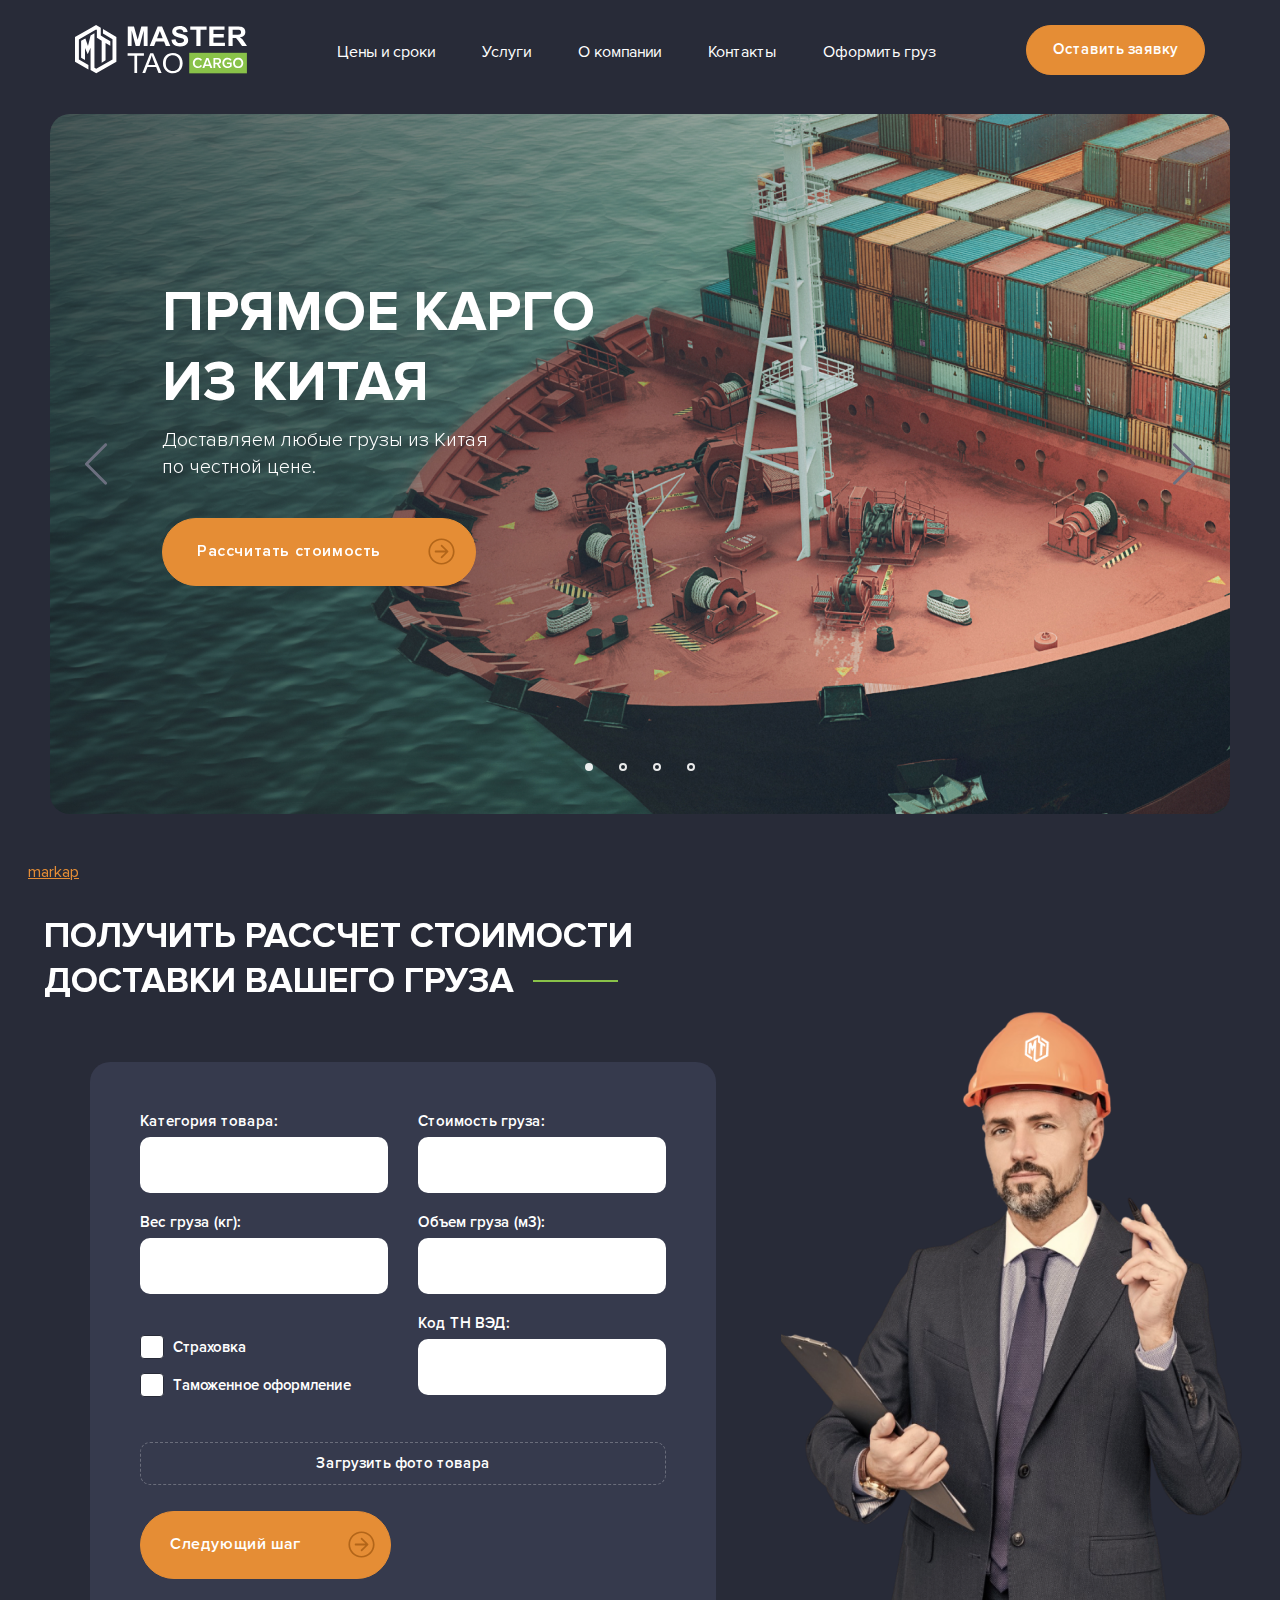
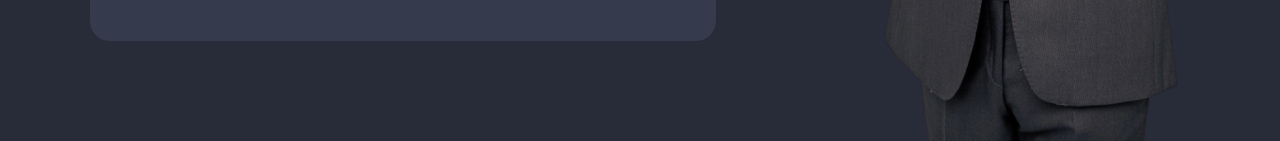
<file: index.html>
<!DOCTYPE html>
<html lang="ru">

<head>
    <meta charset="UTF-8">
    <meta name="theme-color" content="#363A4D">
    <meta name="viewport" content="width=device-width,initial-scale=1,user-scalable=no" />
    <title>MasterTao</title>
    <link rel="stylesheet" type="text/css" href="assets/css/bootstrap.min.css" />
    <link rel="stylesheet" type="text/css" href="assets/css/slick.css" />
    <link rel="stylesheet" type="text/css" href="assets/css/jquery.fancybox.min.css" />
    <link rel="stylesheet" type="text/css" href="style.css" />

</head>

<body>
    <a href="markap.html" class="delete" style="position: fixed;bottom: 16px;left: 28px;">markap</a>
    <header>
        <nav class="container navbar navbar-expand-lg">
            <a class="navbar-brand" href="index.html">
            <img src="assets/img/logo.svg" alt="logo">
          </a>
            <button class="navbar-toggler" type="button" data-bs-toggle="collapse" data-bs-target="#navbarSupportedContent" aria-controls="navbarSupportedContent" aria-expanded="false" aria-label="Toggle navigation">
                <span class="navbar-toggler-icon"></span>
            </button>
            <div class="collapse navbar-collapse" id="navbarSupportedContent">
                <ul class="navbar-nav">
                    <li class="nav-item">
                        <a class="nav-link" href="#">Цены и сроки</a>
                    </li>
                    <li class="nav-item">
                        <a class="nav-link" href="#">Услуги</a>
                    </li>
                    <li class="nav-item">
                        <a class="nav-link" href="#">О компании</a>
                    </li>
                    <li class="nav-item">
                        <a class="nav-link" href="#">Контакты</a>
                    </li>
                    <li class="nav-item">
                        <a class="nav-link" href="#">Оформить груз</a>
                    </li>
                </ul>
                <button type="button" class="btn btn-primary">Оставить заявку</button>
            </div>
        </nav>
    </header>


    <main class="wrapper home">
        <section class="first-screen">
            <div class="first-screen-slider">
                <div class="container-xxl" style="background-image: url(assets/img/first-screen-1.png);">
                    <div class="container">
                        <div class="first-screen-slider__title">Прямое КАРГО из Китая</div>
                        <div class="first-screen-slider__subtitle">Доставляем любые грузы из Китая по честной цене.</div>
                        <button type="button" class="btn btn-primary btn-lg">Рассчитать стоимость<img src="assets/img/arrow-circle-left.svg" class="icon" alt="icon"></button>
                    </div>
                </div>
                <div class="container-xxl" style="background-image: url(assets/img/first-screen-2.png);">
                    <div class="container">
                        <div class="first-screen-slider__title">Выкуп товара с ТаоБао, 1688</div>
                        <div class="first-screen-slider__subtitle">Выкуп и доставка товаров с китайских торговых площадок.</div>
                        <button type="button" class="btn btn-primary btn-lg">Рассчитать стоимость<img src="assets/img/arrow-circle-left.svg" class="icon" alt="icon"></button>
                    </div>
                </div>
                <div class="container-xxl" style="background-image: url(assets/img/first-screen-3.png);">
                    <div class="container">
                        <div class="first-screen-slider__title">Экспресс авто доставка</div>
                        <div class="first-screen-slider__subtitle">Доставка автотранспортом из Китая в Украину от 15 дней, от $0,5/кг.</div>
                        <button type="button" class="btn btn-primary btn-lg">Рассчитать стоимость<img src="assets/img/arrow-circle-left.svg" class="icon" alt="icon"></button>
                    </div>
                </div>
                <div class="container-xxl" style="background-image: url(assets/img/first-screen-4.png);">
                    <div class="container">
                        <div class="first-screen-slider__title">Прямое КАРГО из Китая</div>
                        <div class="first-screen-slider__subtitle">Доставляем любые грузы из Китая по честной цене</div>
                        <button type="button" class="btn btn-primary btn-lg">Рассчитать стоимость<img src="assets/img/arrow-circle-left.svg" class="icon" alt="icon"></button>
                    </div>
                </div>
            </div>
            <div class="first-screen-slider__arrows"></div>
        </section>
        <section class="calculation">
            <div class="container">
                <div class="template-title col-lg-7 text-left">
                    <h2>Получить рассчет стоимости доставки вашего груза</h2>
                </div>
                <form class="calculation-form">
                    <div class="input-row">
                        <div class="input-column">
                            <div class="input-box">
                                <label for="fname">Категория товара:</label>
                                <input type="text" id="fname" name="fname">
                            </div>
                            <div class="input-box">
                                <label for="weight">Вес груза (кг):</label>
                                <input type="number" id="weight" name="weight" min="1" max="5">
                            </div>
                        </div>
                        <div class="input-column">
                            <div class="input-box">
                                <label for="price">Стоимость груза:</label>
                                <input type="number" id="price" name="price" min="1" max="5">
                            </div>
                            <div class="input-box">
                                <label for="volume">Объем груза (м3):</label>
                                <input type="number" id="volume" name="volume" min="1" max="5">
                            </div>
                        </div>
                    </div>
                    <div class="input-row">
                        <div class="input-column">
                            <div class="input-box">
                                <input type="checkbox" id="insurance" name="insurance" value="insurance">
                                <label for="insurance">Страховка</label>
                            </div>
                            <div class="input-box">
                                <input type="checkbox" id="customs-clearance" name="customs-clearance" value="customs-clearance">
                                <label for="customs-clearance">Таможенное оформление</label>
                            </div>
                        </div>
                        <div class="input-column">
                            <div class="input-box">
                                <label for="invoice">Код ТН ВЭД:</label>
                                <input type="number" id="invoice" name="invoice" min="1" max="5">
                            </div>
                        </div>
                    </div>
                    <div class="input-row">
                        <div class="input-column">
                            <div class="input-box">
                                <div id="file-name"></div>
                                <label for="myfile">Загрузить фото товара</label>
                                <input type="file" id="myfile" name="myfile">
                            </div>
                        </div>
                    </div>
                    <div class="input-row">
                        <div class="input-column">
                            <div class="input-box">
                                <button type="button" class="btn btn-primary btn-lg">Следующий шаг<img src="assets/img/arrow-circle-left.svg" class="icon" alt="icon"></button>
                            </div>
                        </div>
                    </div>
                </form>
                <div class="calculation__img-box">
                    <img class="calculation__img" src="assets/img/calculation-decoration.png" alt="decoration">
                </div>
            </div>
        </section>

        <!-- <section>
    <div class="container">
        <div class="template-title">
            <h2>Почему стоит выбрать именно нас?</h2>
        </div>
    </div>
</section>

<section>
    <div class="container">
        <div class="template-title text-left">
            <h2>Готовы к сотрудничеству?</h2>
            <h3>Зарегистрируйте груз!</h3>
        </div>
    </div>
</section>

<section>
    <div class="container">
        <div class="template-title text-left">
            <h2>О компании</h2>
        </div>
    </div>
</section> -->


        <div class="container">
            <div class="row">
                <!-- <div class="col-md-4">
                <a data-fancybox="gallery-1" href="assets/img/orange-flowers.jpg">
                    <img src="assets/img/orange-flowers-sm.jpg" class="img-fluid"/>
                </a>
            </div>
            <div class="col-md-4">
                <a data-fancybox="gallery-2" href="assets/img/pink_flowers.jpg">
                    <img src="assets/img/pink_flowers.jpg" class="img-fluid"/>
                  </a>
            </div>
            <div class="col-md-4">
                <a data-fancybox="gallery-2" href="assets/img/white_flower.jpg">
                    <img src="assets/img/white_flower.jpg" class="img-fluid"/>
                </a>
            </div> -->
            </div>
        </div>
    </main>
    <!-- <footer>
	Footer
</footer> -->
    <script src="assets/js/jquery-3.7.0.min.js"></script>
    <script src="assets/js/slick.min.js"></script>
    <script src="assets/js/jquery.fancybox.min.js"></script>
    <script src="assets/js/bootstrap.bundle.min.js"></script>
    <script src="assets/js/custom.js"></script>
</body>

</html>
</file>
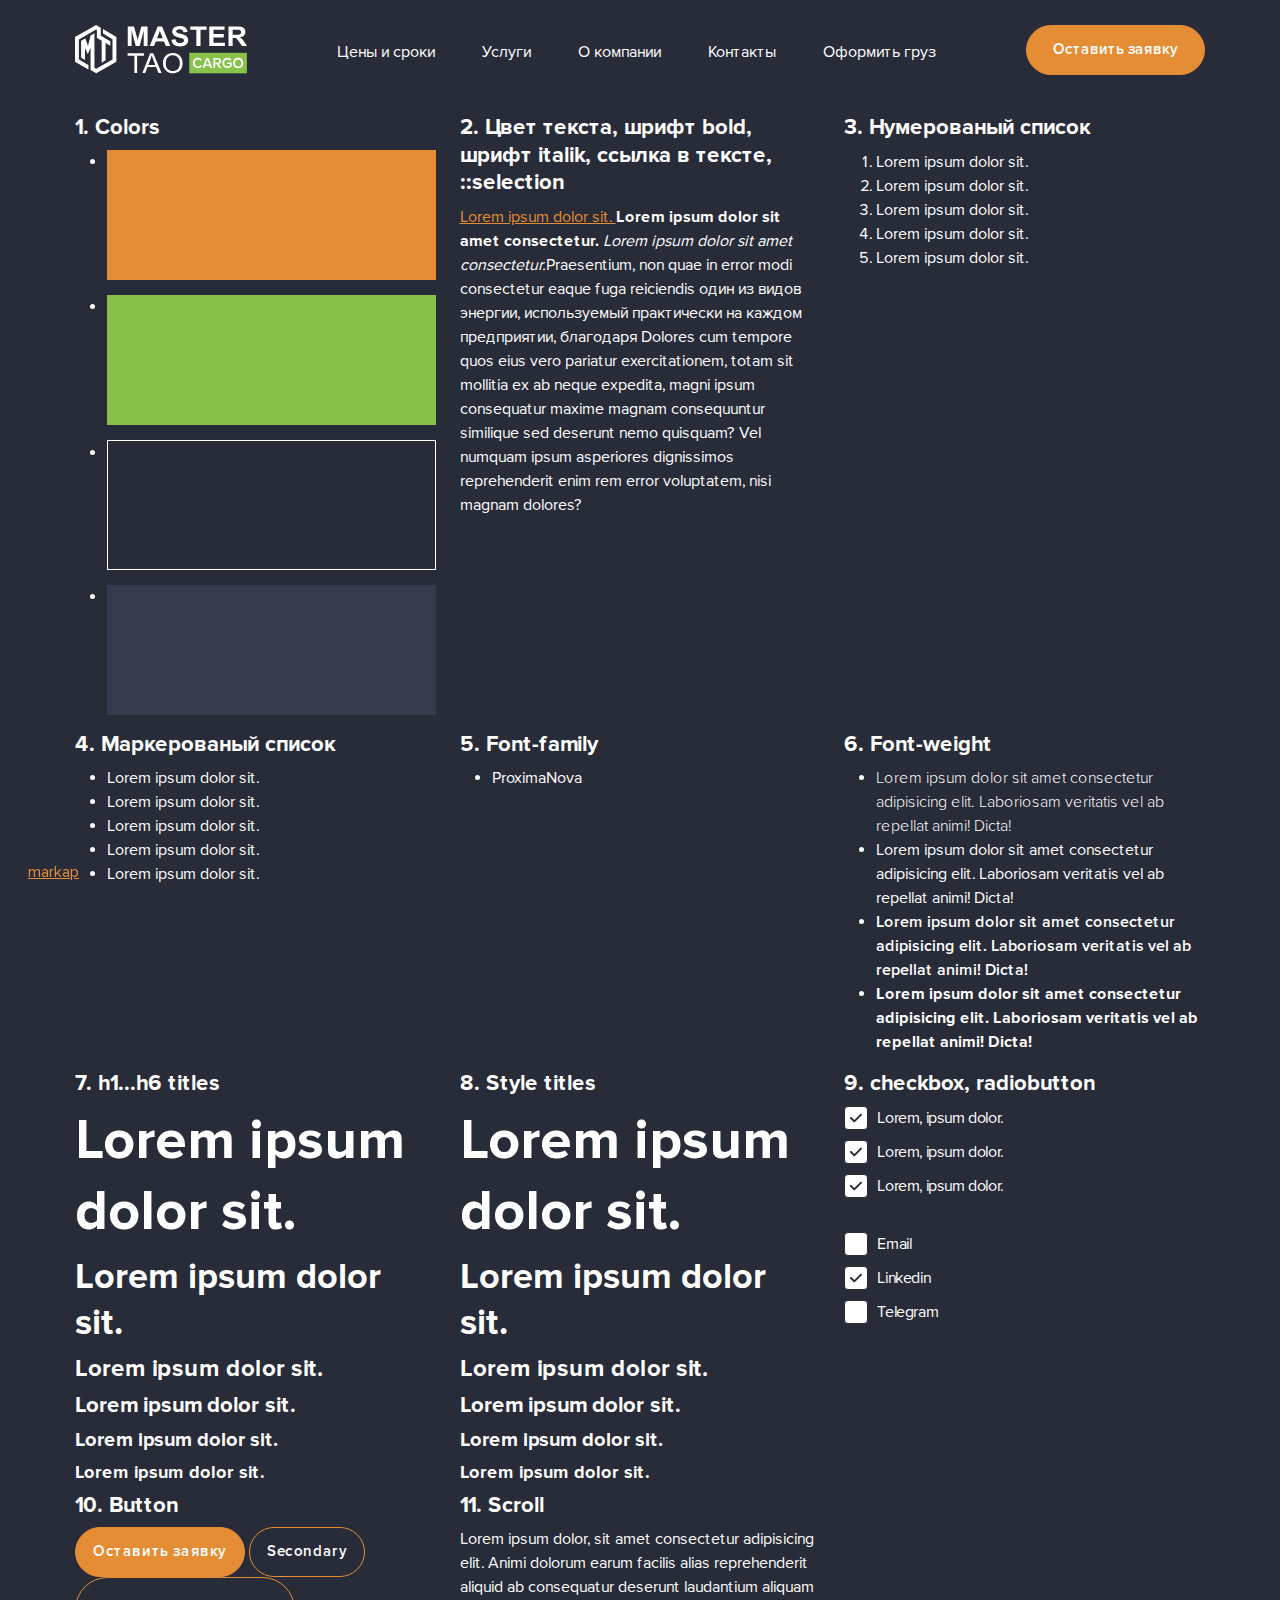
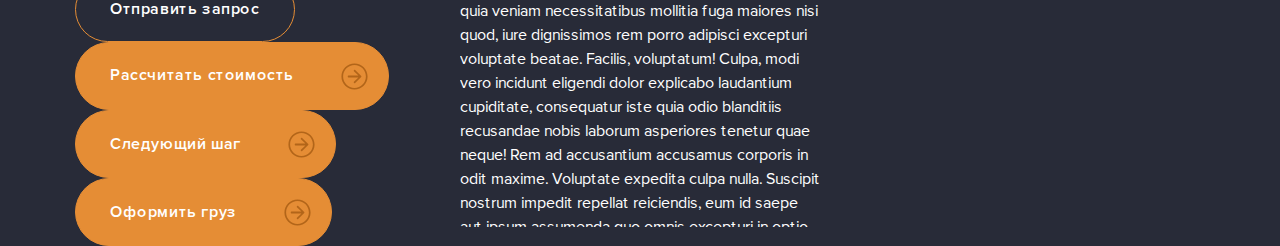
<file: markap.html>
<!DOCTYPE html>
<html lang="ru">

<head>
    <meta charset="UTF-8">
    <meta name="theme-color" content="#363A4D">
    <meta name="viewport" content="width=device-width,initial-scale=1,user-scalable=no" />
    <title>MasterTao</title>
    <link rel="stylesheet" type="text/css" href="assets/css/bootstrap.min.css" />
    <link rel="stylesheet" type="text/css" href="assets/css/slick.css" />
    <link rel="stylesheet" type="text/css" href="assets/css/jquery.fancybox.min.css" />
    <link rel="stylesheet" type="text/css" href="style.css" />

</head>

<body>
    <a href="markap.html" class="delete" style="position: fixed;bottom: 16px;left: 28px;">markap</a>
    <header>
        <nav class="container navbar navbar-expand-lg">
            <a class="navbar-brand" href="index.html">
            <img src="assets/img/logo.svg" alt="logo">
          </a>
            <button class="navbar-toggler" type="button" data-bs-toggle="collapse" data-bs-target="#navbarSupportedContent" aria-controls="navbarSupportedContent" aria-expanded="false" aria-label="Toggle navigation">
                <span class="navbar-toggler-icon"></span>
            </button>
            <div class="collapse navbar-collapse" id="navbarSupportedContent">
                <ul class="navbar-nav">
                    <li class="nav-item">
                        <a class="nav-link" href="#">Цены и сроки</a>
                    </li>
                    <li class="nav-item">
                        <a class="nav-link" href="#">Услуги</a>
                    </li>
                    <li class="nav-item">
                        <a class="nav-link" href="#">О компании</a>
                    </li>
                    <li class="nav-item">
                        <a class="nav-link" href="#">Контакты</a>
                    </li>
                    <li class="nav-item">
                        <a class="nav-link" href="#">Оформить груз</a>
                    </li>
                </ul>
                <button type="button" class="btn btn-primary">Оставить заявку</button>
            </div>
        </nav>
    </header>


    <main class="wrapper">
        <div class="container">
            <div class="row">
                <div class="col-md-4">
                    <div class="markap__colors-box">
                        <h4 class="markap-title">1. Colors</h4>
                        <ul>
                            <li class="color-item color-item-1"></li>
                            <li class="color-item color-item-2"></li>
                            <li class="color-item color-item-3"></li>
                            <li class="color-item color-item-4"></li>
                        </ul>
                    </div>
                </div>
                <div class="col-md-4">
                    <div class="markap__text-box">
                        <h4 class="markap-title">2. Цвет текста, шрифт bold, шрифт italik, ссылка в тексте, ::selection</h4>
                        <p><a href="#">Lorem ipsum dolor sit. </a><b>Lorem ipsum dolor sit amet consectetur. </b><i>Lorem ipsum dolor sit amet consectetur.</i>Praesentium, non quae in error modi consectetur eaque fuga reiciendis один из видов энергии, используемый практически на каждом предприятии, благодаря Dolores cum tempore quos eius vero pariatur exercitationem, totam sit mollitia ex ab neque expedita, magni ipsum consequatur maxime magnam consequuntur similique sed deserunt nemo quisquam? Vel numquam ipsum asperiores dignissimos reprehenderit enim rem error voluptatem, nisi magnam dolores?</p>
                    </div>
                </div>
                <div class="col-md-4">
                    <div class="markap__ol">
                        <h4 class="markap-title">3. Нумерованый список</h4>
                        <ol>
                            <li>Lorem ipsum dolor sit.</li>
                            <li>Lorem ipsum dolor sit.</li>
                            <li>Lorem ipsum dolor sit.</li>
                            <li>Lorem ipsum dolor sit.</li>
                            <li>Lorem ipsum dolor sit.</li>
                        </ol>
                    </div>
                </div>
                <div class="col-md-4">
                    <div class="markap__ul">
                        <h4 class="markap-title">4. Маркерованый список</h4>
                        <ul>
                            <li>Lorem ipsum dolor sit.</li>
                            <li>Lorem ipsum dolor sit.</li>
                            <li>Lorem ipsum dolor sit.</li>
                            <li>Lorem ipsum dolor sit.</li>
                            <li>Lorem ipsum dolor sit.</li>
                        </ul>
                    </div>
                </div>
                <div class="col-md-4">
                    <div class="markap__font">
                        <h4 class="markap-title">5. Font-family</h4>
                        <ul>
                            <li>ProximaNova</li>
                        </ul>
                    </div>
                </div>
                <div class="col-md-4">
                    <div class="markap__font">
                        <h4 class="markap-title">6. Font-weight</h4>
                        <ul>
                            <li class="wf-300">Lorem ipsum dolor sit amet consectetur adipisicing elit. Laboriosam veritatis vel ab repellat animi! Dicta!</li>
                            <li class="wf-400">Lorem ipsum dolor sit amet consectetur adipisicing elit. Laboriosam veritatis vel ab repellat animi! Dicta!</li>
                            <li class="wf-600">Lorem ipsum dolor sit amet consectetur adipisicing elit. Laboriosam veritatis vel ab repellat animi! Dicta!</li>
                            <li class="wf-700">Lorem ipsum dolor sit amet consectetur adipisicing elit. Laboriosam veritatis vel ab repellat animi! Dicta!</li>
                        </ul>
                    </div>
                </div>
                <div class="col-md-4">
                    <div class="markap__header">
                        <h4 class="markap-title">7. h1...h6 titles</h4>
                        <h1>Lorem ipsum dolor sit.</h1>
                        <h2>Lorem ipsum dolor sit.</h2>
                        <h3>Lorem ipsum dolor sit.</h3>
                        <h4>Lorem ipsum dolor sit.</h4>
                        <h5>Lorem ipsum dolor sit.</h5>
                        <h6>Lorem ipsum dolor sit.</h6>
                    </div>
                </div>
                <div class="col-md-4">
                    <div class="markap__header">
                        <h4 class="markap-title">8. Style titles</h4>
                        <div class="h1">Lorem ipsum dolor sit.</div>
                        <div class="h2">Lorem ipsum dolor sit.</div>
                        <div class="h3">Lorem ipsum dolor sit.</div>
                        <div class="h4">Lorem ipsum dolor sit.</div>
                        <div class="h5">Lorem ipsum dolor sit.</div>
                        <div class="h6">Lorem ipsum dolor sit.</div>
                    </div>
                </div>
                <div class="col-md-4">
                    <div class="markap__checkbox">
                        <h4 class="markap-title">9. checkbox, radiobutton</h4>
                        <div class="check-button">
                            <input id="checkbox1" type="checkbox" checked name="terms">
                            <label for="checkbox1">Lorem, ipsum dolor.</label>
                        </div>
                        <div class="check-button">
                            <input id="checkbox2" type="checkbox" checked name="terms2">
                            <label for="checkbox2">Lorem, ipsum dolor.</label>
                        </div>
                        <div class="check-button">
                            <input id="checkbox3" type="checkbox" checked name="terms3">
                            <label for="checkbox3">Lorem, ipsum dolor.</label>
                        </div>

                        <br>

                        <div class="check-button">
                            <input type="radio" id="contactEmail" name="contact" value="email">
                            <label for="contactEmail">Email</label>
                        </div>
                        <div class="check-button">
                            <input type="radio" id="contactLinkedin" name="contact" value="Linkedin" checked>
                            <label for="contactLinkedin">Linkedin</label>
                        </div>
                        <div class="check-button">
                            <input type="radio" id="contactTelegram" name="contact" value="Telegram">
                            <label for="contactTelegram">Telegram</label>
                        </div>
                    </div>
                </div>
                <div class="col-md-4">
                    <div class="markap__btn-box">
                        <h4 class="markap-title">10. Button</h4>
                        <button type="button" class="btn btn-primary">Оставить заявку</button>
                        <button type="button" class="btn btn-secondary">Secondary</button>
                        <button type="button" class="btn btn-secondary btn-lg">Отправить запрос</button>
                        <button type="button" class="btn btn-primary btn-lg">Рассчитать стоимость<img src="assets/img/arrow-circle-left.svg" class="icon" alt="icon"></button>
                        <button type="button" class="btn btn-primary btn-lg">Следующий шаг<img src="assets/img/arrow-circle-left.svg" class="icon" alt="icon"></button>
                        <button type="button" class="btn btn-primary btn-lg">Оформить груз<img src="assets/img/arrow-circle-left.svg" class="icon" alt="icon"></button>
                    </div>
                </div>
                <div class="col-md-4">
                    <div class="markap__scroll">
                        <h4 class="markap-title">11. Scroll</h4>
                        <div class="scroll">
                            Lorem ipsum dolor, sit amet consectetur adipisicing elit. Animi dolorum earum facilis alias reprehenderit aliquid ab consequatur deserunt laudantium aliquam quia veniam necessitatibus mollitia fuga maiores nisi quod, iure dignissimos rem porro adipisci excepturi voluptate beatae. Facilis, voluptatum! Culpa, modi vero incidunt eligendi dolor explicabo laudantium cupiditate, consequatur iste quia odio blanditiis recusandae nobis laborum asperiores tenetur quae neque! Rem ad accusantium accusamus corporis in odit maxime. Voluptate expedita culpa nulla. Suscipit nostrum impedit repellat reiciendis, eum id saepe aut ipsum assumenda quo omnis excepturi in optio porro placeat ab blanditiis quam tempora. Animi fugit, tempore, iusto quibusdam soluta dolore in eligendi obcaecati labore molestias, ullam corrupti sunt hic voluptatum eveniet? Quos cum, totam illum natus facere ipsam perspiciatis vitae error sit assumenda ab vel esse corporis dolores fugit dolorem repellendus ad architecto mollitia labore tenetur. Sequi, aut! Error a voluptatum accusamus quam quaerat nam non saepe aspernatur! Distinctio sapiente perferendis quod accusantium laudantium est adipisci voluptates. Quod magnam sed enim maiores! Doloribus consequatur ipsam ea officiis omnis commodi dicta alias aspernatur, est laboriosam reprehenderit rerum, pariatur tenetur sed. Quas dolorum quasi fugiat laudantium optio non officia deserunt autem ex eligendi nesciunt ipsa at atque, doloribus veritatis dolorem voluptas tenetur quia nam nisi? Laudantium enim rem eveniet adipisci fugiat similique odio fuga in, hic porro perspiciatis et id quae architecto quo cum nisi facere. Asperiores temporibus ipsam ab aliquid, repellat ea, commodi veniam, amet repellendus fugit iure! Voluptas vel sint eum maxime aperiam nihil officiis autem. Dolor temporibus dignissimos ipsum molestias id harum magni fuga quis voluptates accusantium cumque nulla perspiciatis recusandae mollitia nihil quo ipsa, quisquam, repellendus est maxime accusamus? Dolorem consequuntur iure nihil ex praesentium error illo, impedit nisi neque tempora modi dolores cum aspernatur odit quasi commodi itaque delectus? Quibusdam enim officiis eveniet possimus quisquam modi distinctio?
                        </div>
                    </div>
                </div>
            </div>
        </div>
    </main>
    <!-- <footer>
	Footer
</footer> -->
    <script src="assets/js/jquery-3.7.0.min.js"></script>
    <script src="assets/js/slick.min.js"></script>
    <script src="assets/js/jquery.fancybox.min.js"></script>
    <script src="assets/js/bootstrap.bundle.min.js"></script>
    <script src="assets/js/custom.js"></script>
</body>

</html>
</file>
<file: style.css>
@charset "UTF-8";
/*
Theme Name: CustomTheme
Theme URI: https://wordpress.org/themes/CustomTheme/
Author: the Rost team
Author URI: http://rost.com.ua/
Description: CustomTheme brings your site to life with immersive featured images and subtle animations. Our default theme works great in many languages, for any abilities, and on any device.
Version: 1.0
License: GNU General Public License v2 or later
License URI: http://www.gnu.org/licenses/gpl-2.0.html
Text Domain: CustomTheme
Tags: custom-colors, custom-header, custom-menu, custom-logo, editor-style, featured-images, footer-widgets, post-formats
This theme, like WordPress, is licensed under the GPL.
Use it to make something cool, have fun, and share what you've learned with others.
*/
@font-face {
  font-family: "ProximaNova";
  src: url("./assets/fonts/ProximaNova-Bold.woff2") format("woff"), url("./assets/fonts/ProximaNova-Bold.ttf") format("truetype"), url("./assets/fonts/ProximaNova-Bold.svg") format("svg"); /* Legacy iOS */
  font-weight: 700;
  font-style: normal;
  font-display: swap;
}
@font-face {
  font-family: "ProximaNova";
  src: url("./assets/fonts/ProximaNova-Semibold.woff2") format("woff"), url("./assets/fonts/ProximaNova-Semibold.ttf") format("truetype"), url("./assets/fonts/ProximaNova-Semibold.svg") format("svg"); /* Legacy iOS */
  font-weight: 600;
  font-style: normal;
  font-display: swap;
}
@font-face {
  font-family: "ProximaNova";
  src: url("./assets/fonts/ProximaNova-Regular.woff2") format("woff"), url("./assets/fonts/ProximaNova-Regular.ttf") format("truetype"), url("./assets/fonts/ProximaNova-Regular.svg") format("svg"); /* Legacy iOS */
  font-weight: 400;
  font-style: normal;
  font-display: swap;
}
@font-face {
  font-family: "ProximaNova";
  src: url("./assets/fonts/ProximaNova-Light.woff2") format("woff"), url("./assets/fonts/ProximaNova-Light.ttf") format("truetype"), url("./assets/fonts/ProximaNova-Light.svg") format("svg"); /* Legacy iOS */
  font-weight: 300;
  font-style: normal;
  font-display: swap;
}
.navbar {
  padding-top: 25px;
  padding-bottom: 39px;
}
.navbar-brand {
  padding-top: 0;
  padding-bottom: 0;
}
.navbar-nav {
  margin: 0 auto;
  flex-direction: row;
  max-width: 647px;
  width: 100%;
  justify-content: space-around;
  padding-top: 5px;
}
.navbar-nav a {
  color: #fff;
}
.navbar-nav a:hover {
  color: #89C249;
}
.navbar .btn {
  padding: 13px 26px;
  margin-left: 16px;
  letter-spacing: 0;
  white-space: nowrap;
}
.navbar-nav {
  flex-direction: column;
  align-items: center;
}

.navbar-toggler {
  width: 40px;
  height: 40px;
  border-radius: 0;
  position: relative;
}
.navbar-toggler:focus {
  box-shadow: none;
}
.navbar-toggler .navbar-toggler-icon {
  width: 27.5px;
  height: 2.5px;
  background-color: #fff;
  position: absolute;
  left: 11px;
  top: 19px;
  transition: 0.3s;
}
.navbar-toggler .navbar-toggler-icon:after, .navbar-toggler .navbar-toggler-icon:before {
  content: "";
  width: 27.5px;
  height: 2.5px;
  background-color: #fff;
  display: inline-block;
  position: absolute;
  left: 50%;
  transform: translate(-50%);
  top: -11px;
  transition: 0.3s;
}
.navbar-toggler .navbar-toggler-icon::before {
  top: initial;
  bottom: -11px;
}
.navbar-toggler[aria-expanded=true] .navbar-toggler-icon {
  background-color: transparent;
}
.navbar-toggler[aria-expanded=true] .navbar-toggler-icon::after {
  transform: translate(-14px, 11px) rotate(-45deg);
}
.navbar-toggler[aria-expanded=true] .navbar-toggler-icon::before {
  transform: translate(-14px, -11px) rotate(45deg);
}

.first-screen {
  position: relative;
}
.first-screen-slider__title {
  color: #fff;
  font-size: 56px;
  font-weight: 700;
  line-height: 126%;
  text-transform: uppercase;
  margin-bottom: 8px;
}
.first-screen-slider__subtitle {
  color: #fff;
  font-size: 20px;
  font-weight: 300;
  line-height: 135.5%;
  margin-bottom: 37px;
}
.first-screen-slider__arrows {
  position: absolute;
  max-width: 1570px;
  width: 100%;
  display: flex;
  justify-content: space-between;
  left: 50%;
  top: 50%;
  transform: translate(-50%, -50%);
  padding: 0 50px;
}
.first-screen .container {
  margin-bottom: 64px;
}
.first-screen .container-xxl {
  min-height: 700px;
  display: flex;
  align-items: center;
  background-position: center;
  background-size: cover;
  background-repeat: no-repeat;
}
.first-screen .slick-dots {
  position: absolute;
  left: 50%;
  bottom: 43px;
  transform: translate(-50%, 0);
}

footer {
  height: 100px;
  background: #89C249;
  margin-top: auto;
}

@media (min-width: 992px) {
  section {
    padding-right: 50px;
    padding-left: 50px;
  }
  .first-screen .container-xxl {
    border-radius: 20px;
    padding: 0 92px;
  }
  .first-screen-slider__title {
    max-width: 473px;
  }
  .first-screen-slider__subtitle {
    max-width: 345px;
  }
  .template-title.text-left, .template-title.col-lg-7 {
    text-align: left;
  }
  .template-title.text-left::after, .template-title.col-lg-7::after {
    left: 0;
    transform: none;
  }
}
@media screen and (max-width: 1199px) {
  .calculation__img {
    width: 30vw;
  }
}
@media screen and (max-width: 991px) {
  section {
    margin-bottom: 60px;
  }
  section.container-fluid {
    padding: 55px 20px 60px;
    position: relative;
  }
  section.container-fluid:before {
    left: 0;
    right: 0;
  }
  section.container-fluid > .container {
    padding-left: 0;
    padding-right: 0;
  }
  .container {
    padding-left: 20px;
    padding-right: 20px;
  }
  .navbar {
    padding-top: 16px;
    padding-bottom: 18px;
  }
  .navbar-brand img {
    max-width: 126px;
  }
  .navbar-collapse {
    background-color: #363A4D;
    display: flex;
    flex-direction: column;
    margin: 0 -20px;
    padding: 0 40px;
    transform: translate(0, 15px);
  }
  .navbar-nav {
    padding: 37px 0 23px;
  }
  .navbar-nav a {
    padding: 0 0 11px;
    font-size: 24px;
    line-height: 222%;
  }
  .navbar .btn {
    padding: 22px 26px;
    margin: 0 auto 60px;
    width: 100%;
    max-width: 295px;
    justify-content: center;
  }
  .first-screen .container {
    padding: 0 28px;
    text-align: center;
    z-index: 1;
  }
  .first-screen .container-xxl {
    min-height: calc(100vh - 74px);
    position: relative;
  }
  .first-screen .container-xxl::after {
    content: "";
    position: absolute;
    background: rgba(0, 0, 0, 0.5411764706);
    left: 0;
    right: 0;
    top: 0;
    bottom: 0;
  }
  .first-screen-slider__title {
    font-size: 32px;
    max-width: 100%;
    margin-bottom: 10px;
  }
  .first-screen-slider__subtitle {
    font-size: 16px;
    margin-bottom: 18px;
  }
  .first-screen .btn-lg {
    white-space: nowrap;
  }
  .first-screen .btn-lg .icon {
    margin: 0 -14px 0 35px;
  }
  .calculation__img-box {
    display: none;
  }
  .template-title {
    margin-bottom: 35px;
  }
  .template-title h2 {
    font-size: 24px;
    font-weight: 700;
    line-height: 124.5%;
  }
  .template-title.col-lg-7.text-left {
    text-align: center;
  }
  .template-title.col-lg-7.text-left h2:after {
    display: none;
  }
  .template-title.col-lg-7.text-left:after {
    left: 50%;
    top: calc(100% - 2px);
    transform: translate(-50%, 0);
    display: block;
  }
}
@media screen and (max-width: 767px) {
  .calculation-form {
    border-radius: 20px;
    padding: 52px 15px 15px;
    margin-left: initial;
  }
  .calculation-form #file-name {
    margin: 0px 0 12px;
  }
  .calculation-form .btn {
    max-width: 100%;
  }
  .calculation-form .btn .icon {
    margin: 0 -14px 0 auto;
  }
  .input-row {
    flex-direction: column;
  }
  .padding {
    padding-top: 7px;
    padding-bottom: 5px;
  }
}
::selection {
  color: #fff;
  background-color: #89C249;
}

body {
  background-color: #282B38;
  color: #fff;
  font-family: "ProximaNova";
}

section {
  margin-top: 0;
  margin-left: auto;
  margin-right: auto;
  margin-bottom: 100px;
  max-width: 1920px;
}
section:last-of-type {
  margin-bottom: 56px;
}
section.container-fluid {
  padding: 90px 85px 100px;
  position: relative;
}
section.container-fluid:before {
  content: "";
  position: absolute;
  left: 42px;
  right: 42px;
  top: 0;
  height: 100%;
  background-color: #363A4D;
  border-radius: 20px;
  z-index: -1;
}
section:nth-child(odd) .template-title:after {
  background-color: #E58D35;
}

.container {
  max-width: 1170px;
  padding-right: 20px;
  padding-left: 20px;
  margin-right: auto;
  margin-left: auto;
}

.container-xxl {
  max-width: 1820px;
}

.btn {
  font-weight: 600;
  font-size: 15px;
  line-height: 146%;
  border-radius: 90px;
  padding: 13px 17px;
  display: inline-flex;
  align-items: center;
  letter-spacing: 0.6px;
}
.btn:hover .icon {
  filter: invert(100%) sepia(0%) saturate(0%) hue-rotate(49deg) brightness(180%) contrast(101%);
}
.btn:focus-visible {
  box-shadow: none;
}
.btn:focus {
  box-shadow: none;
}

.btn-primary {
  background-color: #E58D35;
  border-color: #E58D35;
}
.btn-primary:hover, .btn-primary:active, .btn-primary:focus {
  background-color: #89C249;
  border-color: #89C249;
}

.btn-secondary {
  background-color: transparent;
  border-color: #E58D35;
}
.btn-secondary:hover, .btn-secondary:active, .btn-secondary:focus {
  background-color: #89C249;
  border-color: #89C249;
}

.btn-lg {
  padding: 19.6px 34px;
  font-size: 16px;
}
.btn-lg .icon {
  margin: 0 -14px 0 47px;
  width: 27px;
  height: 27px;
  transition: 0.3s;
}

h1,
h2,
h3,
h4,
h5,
h6,
.h1,
.h2,
.h3,
.h4,
.h5,
.h6 {
  color: #FFFFFF;
  font-weight: 700;
  line-height: 126%;
}

h1,
h2,
h3,
h4,
h5,
h6,
.h1,
.h2,
.h3,
.h4,
.h5,
.h6 {
  font-weight: 700;
  line-height: 126%;
}

h1,
.h1 {
  font-size: 56px;
}

h2,
.h2 {
  font-size: 36px;
}

h3,
.h3 {
  font-size: 24px;
}

h4,
.h4 {
  font-size: 22px;
}

h5,
.h5 {
  font-size: 20px;
}

h6,
.h6 {
  font-size: 18px;
}

.wf-300 {
  font-weight: 300;
}

.wf-400 {
  font-weight: 400;
}

.wf-600 {
  font-weight: 600;
}

.wf-700 {
  font-weight: 700;
}

/*slider*/
.slick-track {
  display: flex;
}

.slick-arrow {
  font-size: 0;
  width: 92px;
  height: 92px;
  border: none;
  background: center no-repeat transparent;
  background-image: url("data:image/svg+xml,%3Csvg width='24' height='42' viewBox='0 0 24 42' fill='none' xmlns='http://www.w3.org/2000/svg'%3E%3Cpath d='M3.40237 41.2538C3.1171 41.5391 2.76051 41.6817 2.36827 41.6817C1.97602 41.6817 1.61943 41.5391 1.33416 41.2538C0.763614 40.6833 0.763614 39.7561 1.33416 39.1856L19.5202 20.9996L1.33416 2.81351C0.763614 2.24296 0.763614 1.31583 1.33416 0.74529C1.9047 0.174747 2.83183 0.174747 3.40237 0.74529L22.6225 19.9654C23.1931 20.536 23.1931 21.4631 22.6225 22.0337L3.40237 41.2538Z' fill='%236C6F7F'/%3E%3C/svg%3E%0A");
}
.slick-arrow:hover {
  background-image: url("data:image/svg+xml,%3Csvg width='24' height='42' viewBox='0 0 24 42' fill='none' xmlns='http://www.w3.org/2000/svg'%3E%3Cpath d='M3.40237 41.2538C3.1171 41.5391 2.76051 41.6817 2.36827 41.6817C1.97602 41.6817 1.61943 41.5391 1.33416 41.2538C0.763614 40.6833 0.763614 39.7561 1.33416 39.1856L19.5202 20.9996L1.33416 2.81351C0.763614 2.24296 0.763614 1.31583 1.33416 0.74529C1.9047 0.174747 2.83183 0.174747 3.40237 0.74529L22.6225 19.9654C23.1931 20.536 23.1931 21.4631 22.6225 22.0337L3.40237 41.2538V41.2538Z' fill='%2389C249'/%3E%3C/svg%3E%0A");
}
.slick-arrow.slick-prev {
  transform: rotate(180deg);
}

.slick-dots {
  display: flex;
  justify-content: center;
}

.slick-dots {
  padding: 0;
  margin: 0;
}
.slick-dots > li {
  margin: 0 13px;
  list-style: none;
  height: 8px;
  line-height: 1;
  font-size: 0;
}
.slick-dots > li.slick-active button {
  background-color: #fff;
}
.slick-dots button {
  font-size: 0;
  padding: 0px;
  border-radius: 50%;
  opacity: 0.9;
  border: 2px solid #FFFFFF;
  width: 8px;
  height: 8px;
  background: transparent;
  outline: none;
}

.slider-template {
  margin: 0 -15px;
}
.slider-template .slick-slide {
  padding: 0 15px 27px;
}
.slider-template .slick-arrow {
  position: absolute;
  top: 50%;
  transform: translate(0, -50%);
}
.slider-template .slick-arrow.slick-prev {
  left: -100px;
  transform: rotate(180deg) translate(0, 50%);
}
.slider-template .slick-arrow.slick-next {
  right: -100px;
}

.slider-template__img-box img {
  border-radius: 20px;
}

.template-title {
  text-align: center;
  color: #FFFFFF;
  position: relative;
  padding-bottom: 18px;
  margin-bottom: 50px;
  /*type 3*/
}
.template-title h2 {
  font-weight: 700;
  font-size: 36px;
  line-height: 124.5%;
  text-transform: uppercase;
  margin-bottom: 6px;
}
.template-title h3 {
  font-weight: 300;
  font-size: 24px;
  line-height: 1.25;
}
.template-title:after {
  content: "";
  position: absolute;
  left: 50%;
  top: calc(100% - 2px);
  transform: translate(-50%, 0);
  width: 85px;
  height: 2px;
  background-color: #89C249;
}
.template-title.col-lg-7 {
  margin-bottom: 35px;
  left: -31px;
}
.template-title.col-lg-7 h2:after {
  content: "";
  position: static;
  display: inline-block;
  width: 85px;
  height: 2px;
  margin: 10px 10px 10px 19px;
  background-color: #89C249;
}
.template-title.col-lg-7:after {
  display: none;
}

.input-row {
  display: flex;
}

.input-column {
  width: 100%;
}

.input-box {
  margin-bottom: 17px;
  display: flex;
  flex-direction: column;
}
.input-box label {
  font-weight: 600;
  font-size: 15px;
  line-height: 126%;
  margin-bottom: 6px;
}
.input-box input {
  border-radius: 10px;
  padding: 16px 10px;
  border: none;
  transition: 1s;
}
.input-box input:focus-visible {
  outline: none;
}

.padding {
  padding-top: 21px; /*input-column*/
}

.has-checkbox {
  margin-bottom: 6px; /*input-box*/
}

.markap-title {
  color: #fff;
}

/*Colors*/
.color-item {
  width: 100%;
  height: 130px;
  margin-bottom: 15px;
}

.color-item-1 {
  background-color: #E58D35;
}

.color-item-2 {
  background-color: #89C249;
}

.color-item-3 {
  background-color: #282B38;
  border: 1px solid #fff;
}

.color-item-4 {
  background-color: #363A4D;
}

/*text*/
p {
  color: #fff;
}

p::selection {
  background-color: #89C249;
}

a {
  color: #E58D35;
}

/*Нумерованый маркерованый список*/
li {
  color: #fff;
}

/*Checkbox radiobuttons*/
.check-button {
  margin-bottom: 10px;
  color: #fff;
}

[type=checkbox],
[type=radio] {
  display: none;
}
[type=checkbox]:checked + label:before,
[type=radio]:checked + label:before {
  content: "";
  background: url("data:image/svg+xml,%3Csvg xmlns='http://www.w3.org/2000/svg' width='12' height='12' viewBox='0 0 12 12' fill='none'%3E%3Cpath d='M4.31726 10.3171C4.07378 10.3171 3.83005 10.2243 3.64431 10.0384L0.278815 6.67291C-0.0929384 6.30116 -0.0929384 5.69853 0.278815 5.32677C0.650569 4.95502 1.2532 4.95502 1.62495 5.32677L4.31726 8.01907L10.3751 1.96139C10.7468 1.58975 11.3496 1.58964 11.7211 1.96139C12.0929 2.33314 12.0929 2.93591 11.7211 3.30753L4.99034 10.0384C4.80446 10.2242 4.56084 10.3171 4.31726 10.3171Z' fill='%23282B38'/%3E%3C/svg%3E") center no-repeat #fff;
}
[type=checkbox] + label,
[type=radio] + label {
  display: flex;
  cursor: pointer;
  letter-spacing: -0.4px;
}
[type=checkbox] + label:before,
[type=radio] + label:before {
  content: "";
  display: block;
  background-color: #FFFFFF;
  border: 1px solid #282B38;
  border-radius: 4px;
  width: 24px;
  height: 24px;
  margin-right: 9px;
}
[type=checkbox] + label:hover::before,
[type=radio] + label:hover::before {
  border: 1px solid #E58D35;
}

.scroll {
  height: 300px;
  overflow: auto;
}

.scroll-x::-webkit-scrollbar-thumb {
  background-color: #E58D35;
  border-radius: 5px;
}

.scroll-x::-webkit-scrollbar {
  height: 3px;
  background-color: #fff;
  border: 0px solid #fff;
  border-radius: 5px;
}

.scroll::-webkit-scrollbar {
  margin: 5px;
  width: 7px;
  border-radius: 5px;
}

.scroll::-webkit-scrollbar-thumb {
  background-color: #E58D35;
  background-clip: padding-box;
  border: 0px solid #fff;
  border-radius: 5px;
}
.scroll::-webkit-scrollbar-thumb:hover {
  background-color: #E58D35;
  cursor: pointer;
}

.scroll::-webkit-scrollbar-track {
  border-radius: 5px;
  background-color: #fff;
  cursor: pointer;
}

.scroll::-webkit-scrollbar-corner {
  margin-right: 10px;
}

::-webkit-scrollbar-button {
  background-color: transparent;
  display: none;
}

.calculation .container {
  position: relative;
}
.calculation__img-box {
  position: absolute;
  bottom: -100px;
  right: -17px;
}
.calculation__img {
  max-width: 560px;
  width: 36vw;
}

.calculation-form {
  max-width: 626px;
  width: 100%;
  background-color: #363A4D;
  border-radius: 20px;
  padding: 50px 35px 42px;
  margin-left: 15px;
}
.calculation-form .input-box {
  margin: 0 15px 20px;
}
.calculation-form .input-box.has-checkbox {
  margin-bottom: 8px;
}
.calculation-form .input-box.has-checkbox label {
  display: flex;
  align-items: center;
}
.calculation-form [type=file] {
  display: none;
}
.calculation-form #file-name {
  margin: 15px 0 12px;
  font-size: 15px;
  line-height: 126%;
}
.calculation-form [for=myfile] {
  border-radius: 10px;
  border: 1px dashed rgba(255, 255, 255, 0.2588235294);
  text-align: center;
  padding: 11px;
  cursor: pointer;
  transition: 0.2s;
}
.calculation-form [for=myfile]:hover {
  color: #89C249;
  border-color: #89C249;
}
.calculation-form .btn {
  max-width: 251px;
  padding: 19.6px 29px;
}

/* Chrome, Safari, Edge, Opera */
input::-webkit-outer-spin-button,
input::-webkit-inner-spin-button {
  -webkit-appearance: none;
  margin: 0;
}

/* Firefox */
input[type=number] {
  -moz-appearance: textfield;
}
/*# sourceMappingURL=style.css.map */
</file>
